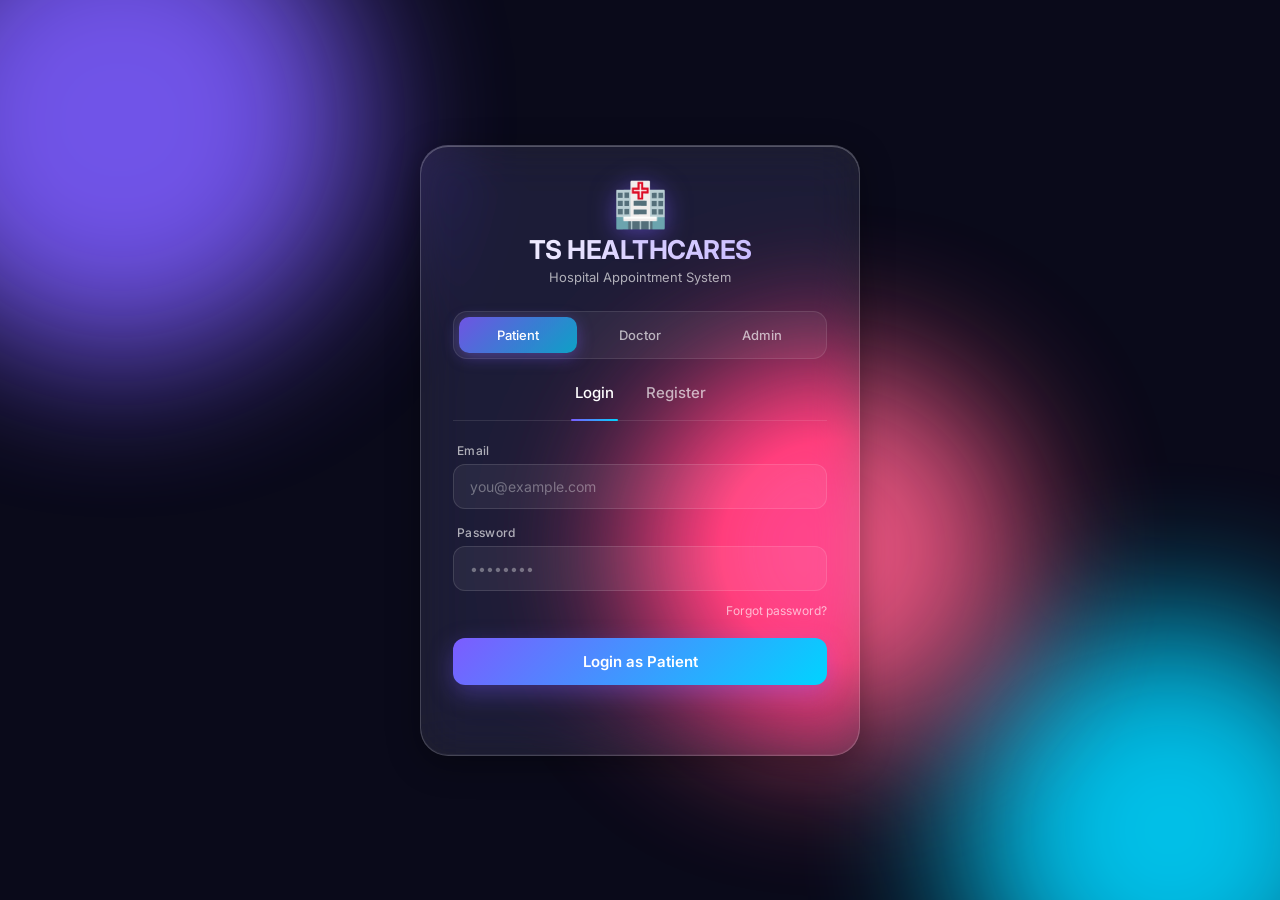
<file: index.html>
<!DOCTYPE html>
<html lang="en">
<head>
  <meta charset="UTF-8" />
  <meta name="viewport" content="width=device-width, initial-scale=1.0" />
  <title>TS HEALTHCARES— Login | Hospital Appointment System</title>
  <link rel="stylesheet" href="style.css" />
  <link rel="preconnect" href="https://fonts.googleapis.com" />
  <link rel="preconnect" href="https://fonts.gstatic.com" crossorigin />
  <link
    href="https://fonts.googleapis.com/css2?family=Inter:wght@300;400;500;600;700&display=swap"
    rel="stylesheet"
  />
</head>
<body>

  <!-- Animated background blobs -->
  <div class="bg-blobs">
    <span class="blob blob-1"></span>
    <span class="blob blob-2"></span>
    <span class="blob blob-3"></span>
  </div>

  <!-- Glass Card -->
  <main class="glass-card">
    <!-- Brand -->
    <header class="brand">
      <div class="brand-logo">🏥</div>
      <h1 class="brand-title">TS HEALTHCARES </h1>
      <p class="brand-subtitle">Hospital Appointment System</p>
    </header>

    <!-- Role Tabs (only for Login) -->
    <div class="role-tabs" id="roleTabs" role="tablist">
      <button class="role-tab active" data-role="patient">Patient</button>
      <button class="role-tab" data-role="doctor">Doctor</button>
      <button class="role-tab" data-role="admin">Admin</button>
      <span class="role-indicator"></span>
    </div>

    <!-- Login / Register Toggle -->
    <div class="auth-toggle">
      <button class="auth-btn active" data-mode="login">Login</button>
      <button class="auth-btn" data-mode="register">Register</button>
    </div>

    <!-- Register Info Note -->
    <div class="register-note hidden" id="registerNote">
      <span class="note-icon">ℹ️</span>
      <span class="note-text">
        Registration is only for <strong>Patients</strong>. Doctors and Admins
        are added by the hospital.
      </span>
    </div>

    <!-- Form -->
    <form id="authForm" class="auth-form" autocomplete="off">
      <!-- Name (only for register) -->
      <div class="input-group hidden" id="nameGroup">
        <label for="fullName">Full Name</label>
        <input type="text" id="fullName" placeholder="Enter your full name" />
      </div>

      <!-- Email -->
      <div class="input-group">
        <label for="email">Email</label>
        <input type="email" id="email" placeholder="you@example.com" required />
      </div>

      <!-- Password -->
      <div class="input-group">
        <label for="password">Password</label>
        <input
          type="password"
          id="password"
          placeholder="••••••••"
          required
          minlength="6"
        />
      </div>

      <!-- Confirm Password (only for register) -->
      <div class="input-group hidden" id="confirmGroup">
        <label for="confirmPassword">Confirm Password</label>
        <input
          type="password"
          id="confirmPassword"
          placeholder="••••••••"
          minlength="6"
        />
      </div>

      <!-- Forgot Password (only for login) -->
      <div class="form-meta" id="forgotWrap">
        <a href="reset-password.html" class="link">Forgot password?</a>
      </div>

      <!-- Submit -->
      <button type="submit" class="submit-btn" id="submitBtn">
        <span class="btn-text">Login as Patient</span>
      </button>

      <!-- Message -->
      <p class="form-message" id="formMessage"></p>
    </form>
  </main>

  <script src="auth.js"></script>
</body>
</html>
</file>
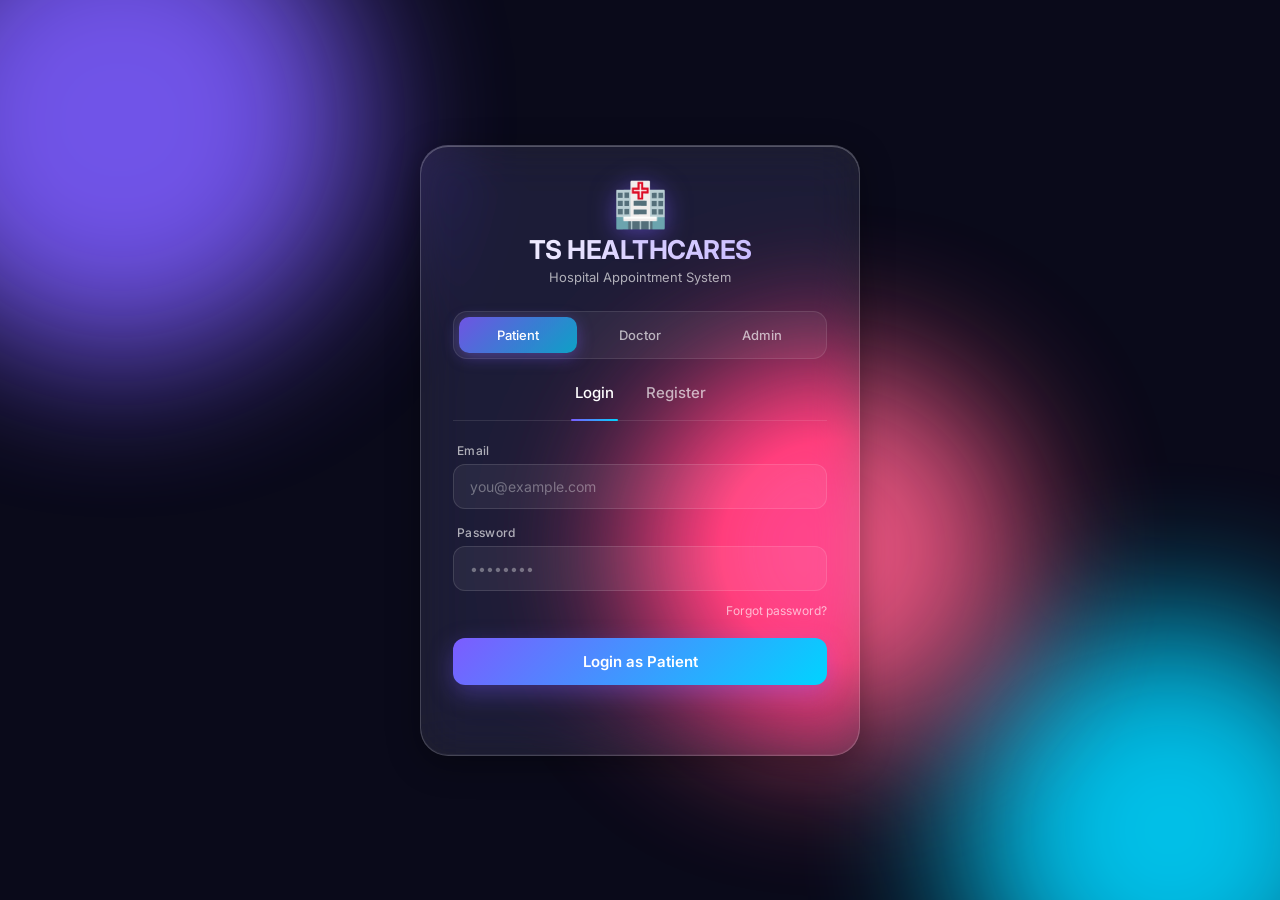
<file: admin-dashboard.html>
<!DOCTYPE html>
<html lang="en">
<head>
  <meta charset="UTF-8" />
  <meta name="viewport" content="width=device-width, initial-scale=1.0" />
  <title>Admin Dashboard — MediCare</title>
  <link rel="stylesheet" href="style.css" />
  <link rel="stylesheet" href="admin.css" />
  <link rel="preconnect" href="https://fonts.googleapis.com" />
  <link rel="preconnect" href="https://fonts.gstatic.com" crossorigin />
  <link href="https://fonts.googleapis.com/css2?family=Inter:wght@300;400;500;600;700&display=swap" rel="stylesheet" />
</head>
<body class="dashboard-body">
  <div class="bg-blobs">
    <span class="blob blob-1"></span>
    <span class="blob blob-2"></span>
    <span class="blob blob-3"></span>
  </div>

  <aside class="sidebar" id="sidebar">
    <div class="sidebar-brand">
      <span class="brand-logo-sm">🏥</span>
      <div>
        <h2>MediCare</h2>
        <p>Admin Panel</p>
      </div>
    </div>

    <nav class="sidebar-nav">
      <button class="nav-item active" data-section="dashboard">
        <span class="nav-icon">📊</span> Dashboard
      </button>
      <button class="nav-item" data-section="doctors">
        <span class="nav-icon">👨‍⚕️</span> Doctors
      </button>
      <button class="nav-item" data-section="reports">
        <span class="nav-icon">📈</span> Reports
      </button>
      <button class="nav-item" data-section="payments">
        <span class="nav-icon">💳</span> Payments
      </button>
      <button class="nav-item" data-section="settings">
        <span class="nav-icon">⚙️</span> Settings
      </button>
    </nav>

    <button class="logout-btn" id="logoutBtn">
      <span>🚪</span> Logout
    </button>
  </aside>

  <main class="main-content">
    <header class="topbar">
      <button class="menu-toggle" id="menuToggle">☰</button>

      <div class="topbar-title">
        <h1 id="pageTitle">Dashboard</h1>
        <p id="pageSubtitle">Overview of your hospital</p>
      </div>

      <div class="topbar-actions">
        <button class="status-toggle" id="statusToggle">
          <span class="status-dot open"></span>
          <span class="status-text">Hospital: Open</span>
        </button>
        <div class="admin-avatar">A</div>
      </div>
    </header>

    <section class="page-section active" id="section-dashboard">
      <div class="stats-grid">
        <div class="stat-card">
          <div class="stat-icon">👨‍⚕️</div>
          <div class="stat-info">
            <p class="stat-label">Total Doctors</p>
            <h3 class="stat-value" id="statDoctors">0</h3>
          </div>
        </div>
        <div class="stat-card">
          <div class="stat-icon">🧑‍🦱</div>
          <div class="stat-info">
            <p class="stat-label">Total Patients</p>
            <h3 class="stat-value" id="statPatients">0</h3>
          </div>
        </div>
        <div class="stat-card">
          <div class="stat-icon">📅</div>
          <div class="stat-info">
            <p class="stat-label">Appointments</p>
            <h3 class="stat-value" id="statAppointments">0</h3>
          </div>
        </div>
        <div class="stat-card">
          <div class="stat-icon">💰</div>
          <div class="stat-info">
            <p class="stat-label">Revenue (₹)</p>
            <h3 class="stat-value" id="statRevenue">0</h3>
          </div>
        </div>
      </div>

      <div class="glass-panel">
        <h3 class="panel-title">Recent Doctors</h3>
        <div id="recentDoctorsList" class="recent-list"></div>
      </div>
    </section>

    <section class="page-section" id="section-doctors">
      <div class="section-header">
        <div>
          <h2>Manage Doctors</h2>
          <p>Add, edit or remove doctors from your hospital</p>
        </div>
        <button class="primary-btn" id="addDoctorBtn">
          <span>+</span> Add Doctor
        </button>
      </div>

      <div class="glass-panel">
        <div class="table-wrap">
          <table class="data-table">
            <thead>
              <tr>
                <th>Name</th>
                <th>Specialization</th>
                <th>Email</th>
                <th>Phone</th>
                <th>Fee (₹)</th>
                <th>Status</th>
                <th>Actions</th>
              </tr>
            </thead>
            <tbody id="doctorsTableBody"></tbody>
          </table>
          <div class="empty-state hidden" id="doctorsEmpty">
            <p>No doctors added yet. Click "Add Doctor" to begin.</p>
          </div>
        </div>
      </div>
    </section>

    <section class="page-section" id="section-reports">
      <div class="section-header">
        <div>
          <h2>Reports & Analytics</h2>
          <p>Hospital performance overview</p>
        </div>
      </div>

      <div class="glass-panel">
        <h3 class="panel-title">Doctors by Specialization</h3>
        <div id="specializationChart" class="bar-chart"></div>
      </div>

      <div class="glass-panel">
        <h3 class="panel-title">Weekly Appointments</h3>
        <div id="weeklyChart" class="bar-chart weekly"></div>
      </div>
    </section>

    <section class="page-section" id="section-payments">
      <div class="section-header">
        <div>
          <h2>Payment Settings</h2>
          <p>Update hospital payment information and fees</p>
        </div>
      </div>

      <div class="glass-panel">
        <form id="paymentForm" class="settings-form">
          <div class="form-row">
            <div class="input-group">
              <label>Consultation Fee (₹)</label>
              <input type="number" id="consultFee" placeholder="500" min="0" />
            </div>
            <div class="input-group">
              <label>Emergency Fee (₹)</label>
              <input type="number" id="emergencyFee" placeholder="1500" min="0" />
            </div>
          </div>

          <div class="input-group">
            <label>Bank Account Number</label>
            <input type="text" id="bankAcc" placeholder="XXXX XXXX XXXX" />
          </div>

          <div class="form-row">
            <div class="input-group">
              <label>IFSC Code</label>
              <input type="text" id="ifsc" placeholder="HDFC0001234" />
            </div>
            <div class="input-group">
              <label>UPI ID</label>
              <input type="text" id="upiId" placeholder="hospital@upi" />
            </div>
          </div>

          <button type="submit" class="primary-btn">Save Payment Settings</button>
          <p class="form-message" id="paymentMsg"></p>
        </form>
      </div>
    </section>

    <section class="page-section" id="section-settings">
      <div class="section-header">
        <div>
          <h2>Hospital Settings</h2>
          <p>Manage hospital profile and admin account</p>
        </div>
      </div>

      <div class="glass-panel">
        <h3 class="panel-title">Hospital Information</h3>
        <form id="hospitalForm" class="settings-form">
          <div class="input-group">
            <label>Hospital Name</label>
            <input type="text" id="hospitalName" placeholder="MediCare Hospital" />
          </div>
          <div class="form-row">
            <div class="input-group">
              <label>Contact Email</label>
              <input type="email" id="hospitalEmail" placeholder="contact@medicare.com" />
            </div>
            <div class="input-group">
              <label>Phone</label>
              <input type="tel" id="hospitalPhone" placeholder="+91 XXXXXXXXXX" />
            </div>
          </div>
          <div class="input-group">
            <label>Address</label>
            <input type="text" id="hospitalAddr" placeholder="123, MG Road, Mumbai" />
          </div>
          <button type="submit" class="primary-btn">Save Hospital Info</button>
          <p class="form-message" id="hospitalMsg"></p>
        </form>
      </div>

      <div class="glass-panel">
        <h3 class="panel-title">Change Admin Password</h3>
        <form id="adminPassForm" class="settings-form">
          <div class="input-group">
            <label>Current Password</label>
            <input type="password" id="currPass" placeholder="••••••••" />
          </div>
          <div class="input-group">
            <label>New Password</label>
            <input type="password" id="newPass" placeholder="••••••••" minlength="6" />
          </div>
          <button type="submit" class="primary-btn">Update Password</button>
          <p class="form-message" id="adminPassMsg"></p>
        </form>
      </div>
    </section>
  </main>

  <div class="modal-overlay hidden" id="doctorModal">
    <div class="modal glass-card">
      <h2 class="modal-title" id="modalTitle">Add New Doctor</h2>

      <form id="doctorForm" class="settings-form">
        <input type="hidden" id="doctorId" />

        <div class="input-group">
          <label>Full Name</label>
          <input type="text" id="docName" placeholder="Dr. John Doe" required />
        </div>

        <div class="form-row">
          <div class="input-group">
            <label>Specialization</label>
            <select id="docSpec" required>
              <option value="">Select...</option>
              <option>Cardiology</option>
              <option>Dermatology</option>
              <option>Neurology</option>
              <option>Orthopedics</option>
              <option>Pediatrics</option>
              <option>Psychiatry</option>
              <option>General Medicine</option>
              <option>ENT</option>
              <option>Ophthalmology</option>
            </select>
          </div>
          <div class="input-group">
            <label>Consultation Fee (₹)</label>
            <input type="number" id="docFee" placeholder="500" min="0" required />
          </div>
        </div>

        <div class="form-row">
          <div class="input-group">
            <label>Email</label>
            <input type="email" id="docEmail" placeholder="doctor@medicare.com" required />
          </div>
          <div class="input-group">
            <label>Phone</label>
            <input type="tel" id="docPhone" placeholder="+91 XXXXXXXXXX" required />
          </div>
        </div>

        <div class="input-group">
          <label>Temporary Password</label>
          <input type="text" id="docPass" placeholder="Auto-generated if empty" />
        </div>

        <div class="modal-actions">
          <button type="button" class="ghost-btn" id="cancelDoctorBtn">Cancel</button>
          <button type="submit" class="primary-btn">Save Doctor</button>
        </div>
        <p class="form-message" id="doctorMsg"></p>
      </form>
    </div>
  </div>

  <div class="modal-overlay hidden" id="confirmModal">
    <div class="modal glass-card small">
      <h2 class="modal-title">Are you sure?</h2>
      <p class="modal-text" id="confirmText">This action cannot be undone.</p>
      <div class="modal-actions">
        <button type="button" class="ghost-btn" id="confirmCancel">Cancel</button>
        <button type="button" class="danger-btn" id="confirmOk">Delete</button>
      </div>
    </div>
  </div>

  <script src="admin.js"></script>
</body>
</html>
</file>
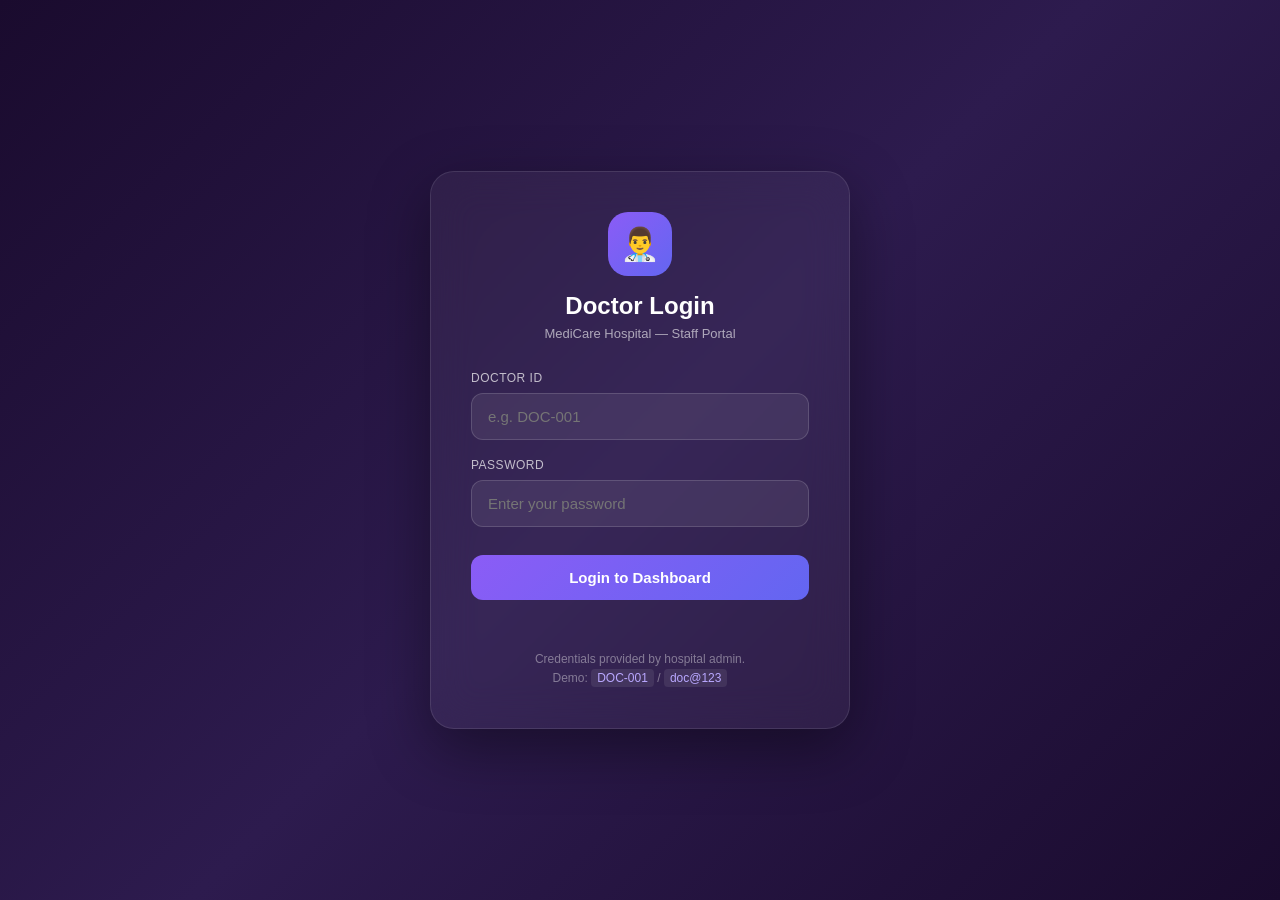
<file: doctor-login.html>
<!DOCTYPE html>
<html lang="en">
<head>
<meta charset="UTF-8">
<meta name="viewport" content="width=device-width, initial-scale=1.0">
<title>Doctor Login — MediCare</title>
<style>
  *{margin:0;padding:0;box-sizing:border-box;font-family:'Segoe UI',sans-serif}
  body{min-height:100vh;background:linear-gradient(135deg,#1a0b2e 0%,#2d1b4e 50%,#1a0b2e 100%);
       display:flex;align-items:center;justify-content:center;padding:20px;color:#fff}
  .card{background:rgba(255,255,255,0.05);backdrop-filter:blur(20px);
        border:1px solid rgba(255,255,255,0.1);border-radius:24px;padding:40px;
        width:100%;max-width:420px;box-shadow:0 20px 60px rgba(0,0,0,0.4)}
  .logo{text-align:center;margin-bottom:30px}
  .logo-icon{width:64px;height:64px;border-radius:20px;
             background:linear-gradient(135deg,#8b5cf6,#6366f1);display:inline-flex;
             align-items:center;justify-content:center;font-size:32px;margin-bottom:16px}
  .logo h1{font-size:24px;margin-bottom:6px}
  .logo p{font-size:13px;color:rgba(255,255,255,0.6)}
  .field{margin-bottom:18px}
  .field label{display:block;font-size:12px;margin-bottom:8px;
               color:rgba(255,255,255,0.7);text-transform:uppercase;letter-spacing:0.5px}
  .field input{width:100%;padding:14px 16px;border-radius:12px;
               background:rgba(255,255,255,0.07);border:1px solid rgba(255,255,255,0.15);
               color:#fff;font-size:15px;outline:none;transition:all .2s}
  .field input:focus{border-color:#8b5cf6;background:rgba(139,92,246,0.1)}
  .btn{width:100%;padding:14px;border-radius:12px;
       background:linear-gradient(135deg,#8b5cf6,#6366f1);border:none;
       color:#fff;font-size:15px;font-weight:600;cursor:pointer;
       margin-top:10px;transition:transform .2s}
  .btn:hover{transform:translateY(-2px)}
  .err{color:#f87171;font-size:13px;text-align:center;margin-top:12px;min-height:18px}
  .hint{font-size:12px;color:rgba(255,255,255,0.4);text-align:center;margin-top:20px;line-height:1.6}
  .hint code{background:rgba(255,255,255,0.08);padding:2px 6px;border-radius:4px;color:#b9a8ff}
</style>
</head>
<body>
  <div class="card">
    <div class="logo">
      <div class="logo-icon">👨‍⚕️</div>
      <h1>Doctor Login</h1>
      <p>MediCare Hospital — Staff Portal</p>
    </div>
    <form id="loginForm">
      <div class="field">
        <label>Doctor ID</label>
        <input type="text" id="docId" placeholder="e.g. DOC-001" required autocomplete="off">
      </div>
      <div class="field">
        <label>Password</label>
        <input type="password" id="docPassword" placeholder="Enter your password" required>
      </div>
      <button type="submit" class="btn">Login to Dashboard</button>
      <div class="err" id="loginError"></div>
    </form>
    <div class="hint">
      Credentials provided by hospital admin.<br>
      Demo: <code>DOC-001</code> / <code>doc@123</code>
    </div>
  </div>

<script>
document.getElementById("loginForm").addEventListener("submit", (e) => {
  e.preventDefault();
  const id  = document.getElementById("docId").value.trim().toUpperCase();
  const pw  = document.getElementById("docPassword").value;
  const err = document.getElementById("loginError");
  err.textContent = "";

  // Find doctors from any key admin uses
  const keys = ["medicare_doctors","medicare_doctor","doctors","medicareDoctors",
                "medicare_doctor_list","medicare_admin_doctors","doctorList","allDoctors"];
  let doctors = [];
  for (const k of keys) {
    try {
      const v = JSON.parse(localStorage.getItem(k) || "[]");
      if (Array.isArray(v) && v.length) { doctors = v; break; }
    } catch {}
  }
  if (!doctors.length) {
    for (let i = 0; i < localStorage.length; i++) {
      const k = localStorage.key(i);
      if (!k || !k.toLowerCase().includes("doctor")) continue;
      try {
        const v = JSON.parse(localStorage.getItem(k));
        if (Array.isArray(v) && v.length && (v[0].name || v[0].specialization)) { doctors = v; break; }
      } catch {}
    }
  }
  // Seed demo doctors
  if (!doctors.length) {
    doctors = [
      { id:"DOC-001", name:"Dr. Aarav Mehta", specialization:"Cardiology",
        email:"aarav.mehta@medicare.com", password:"doc@123", fee:800,
        availability:"Mon-Sat, 9AM - 5PM", status:"available",
        phone:"+91 90000 11111", qualification:"MD, DM (Cardiology)" },
      { id:"DOC-002", name:"Dr. Sneha Kapoor", specialization:"Dermatology",
        email:"sneha.kapoor@medicare.com", password:"doc@123", fee:500,
        availability:"Mon-Fri, 10AM - 4PM", status:"available",
        phone:"+91 90000 22222", qualification:"MD (Dermatology)" },
      { id:"DOC-003", name:"Dr. Rohan Iyer", specialization:"Orthopedics",
        email:"rohan.iyer@medicare.com", password:"doc@123", fee:700,
        availability:"Tue-Sun, 8AM - 2PM", status:"available",
        phone:"+91 90000 33333", qualification:"MS (Ortho)" }
    ];
    localStorage.setItem("medicare_doctors", JSON.stringify(doctors));
  }

  const doc = doctors.find(d => {
    const did = String(d.id || d.doctorId || d._id || "").toUpperCase();
    return did === id && String(d.password || "") === pw;
  });

  if (!doc) { err.textContent = "❌ Invalid Doctor ID or password."; return; }

  localStorage.setItem("medicare_doctor_user", JSON.stringify({
    id: doc.id, name: doc.name, role: "doctor", specialization: doc.specialization
  }));
  window.location.href = "doctor.html";
});
</script>
</body>
</html>
</file>
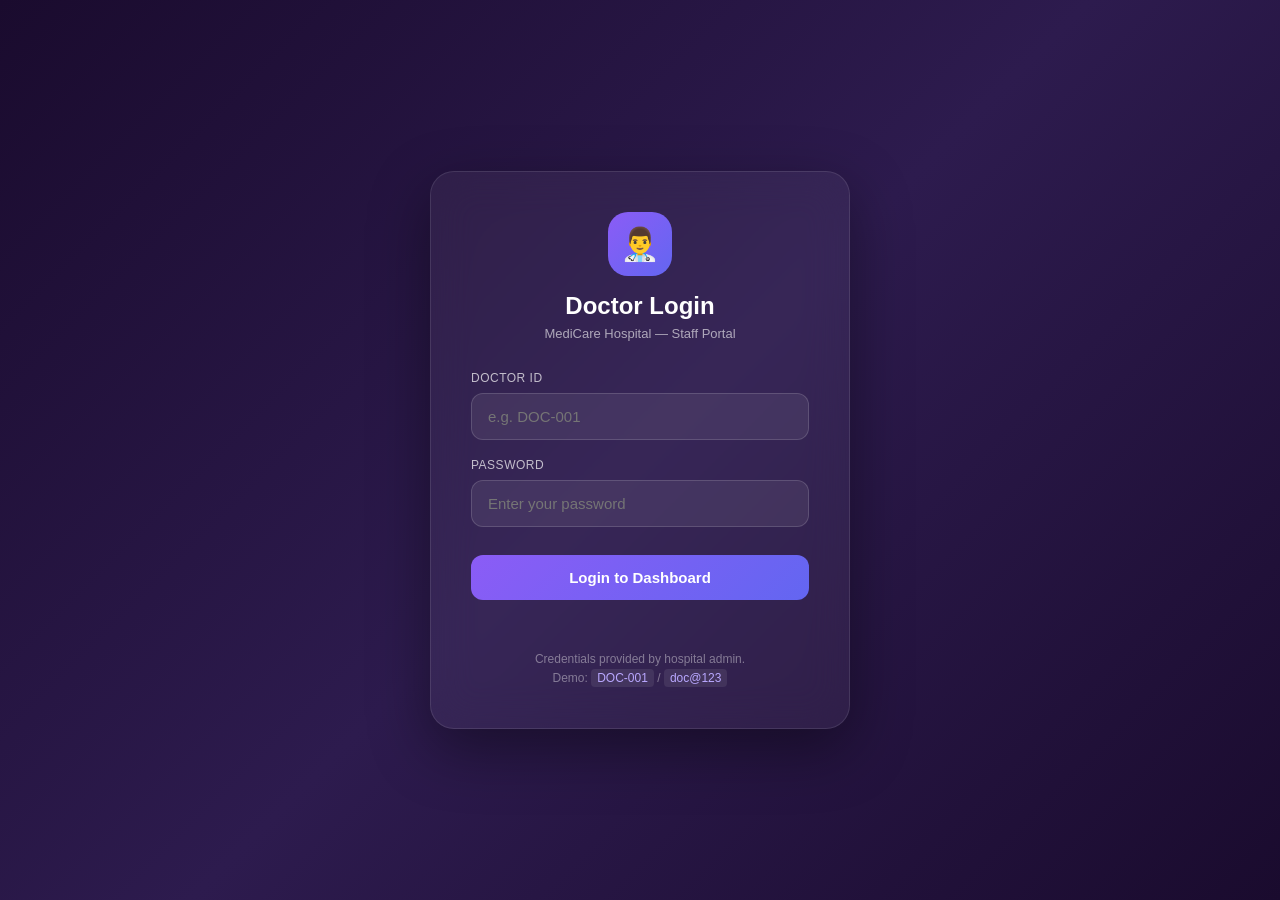
<file: doctor.html>
<!DOCTYPE html>
<html lang="en">
<head>
<meta charset="UTF-8">
<meta name="viewport" content="width=device-width, initial-scale=1.0">
<title>Doctor Dashboard — MediCare</title>
<style>
  *{margin:0;padding:0;box-sizing:border-box;font-family:'Segoe UI',sans-serif}
  body{background:#13081f;color:#fff;min-height:100vh;overflow-x:hidden}
  .app{display:flex;min-height:100vh}

  /* Sidebar */
  .sidebar{width:260px;background:rgba(255,255,255,0.03);
           border-right:1px solid rgba(255,255,255,0.08);
           padding:24px 16px;position:fixed;top:0;bottom:0;left:0;
           overflow-y:auto;transition:transform .3s;z-index:100}
  .brand{display:flex;align-items:center;gap:12px;padding:0 8px 24px;
         border-bottom:1px solid rgba(255,255,255,0.08);margin-bottom:20px}
  .brand-icon{width:44px;height:44px;border-radius:12px;
              background:linear-gradient(135deg,#8b5cf6,#6366f1);
              display:flex;align-items:center;justify-content:center;font-size:22px}
  .brand h2{font-size:17px}
  .brand p{font-size:11px;color:rgba(255,255,255,0.5)}
  .nav{display:flex;flex-direction:column;gap:4px}
  .nav-item{display:flex;align-items:center;gap:12px;padding:12px 14px;
            border-radius:10px;color:rgba(255,255,255,0.7);
            cursor:pointer;font-size:14px;transition:all .2s;text-decoration:none}
  .nav-item:hover{background:rgba(255,255,255,0.05);color:#fff}
  .nav-item.active{background:linear-gradient(135deg,rgba(139,92,246,0.3),rgba(99,102,241,0.2));
                   color:#fff;border:1px solid rgba(139,92,246,0.4)}

  /* Main */
  .main{flex:1;margin-left:260px;padding:0;min-height:100vh}
  .topbar{display:flex;align-items:center;justify-content:space-between;
          padding:20px 32px;border-bottom:1px solid rgba(255,255,255,0.08);
          background:rgba(19,8,31,0.8);backdrop-filter:blur(10px);
          position:sticky;top:0;z-index:50}
  .topbar h1{font-size:20px;margin-bottom:2px}
  .topbar p{font-size:13px;color:rgba(255,255,255,0.5)}
  .topbar-right{display:flex;align-items:center;gap:16px}
  .status-pill{display:flex;align-items:center;gap:8px;padding:8px 14px;
               background:rgba(34,197,94,0.15);border:1px solid rgba(34,197,94,0.3);
               border-radius:20px;font-size:13px;color:#4ade80}
  .status-pill.busy{background:rgba(251,191,36,0.15);border-color:rgba(251,191,36,0.3);color:#fbbf24}
  .status-pill.offline{background:rgba(239,68,68,0.15);border-color:rgba(239,68,68,0.3);color:#f87171}
  .status-pill .dot{width:8px;height:8px;border-radius:50%;background:currentColor;
                    box-shadow:0 0 8px currentColor}
  .avatar{width:42px;height:42px;border-radius:50%;
          background:linear-gradient(135deg,#8b5cf6,#6366f1);
          display:flex;align-items:center;justify-content:center;
          font-weight:700;font-size:16px}
  .menu-toggle{display:none;background:none;border:none;color:#fff;
               font-size:22px;cursor:pointer;margin-right:12px}

  .content{padding:32px}
  .page-section{display:none;animation:fadeIn .3s}
  .page-section.active{display:block}
  @keyframes fadeIn{from{opacity:0;transform:translateY(8px)}to{opacity:1;transform:none}}

  /* Stats */
  .stats-grid{display:grid;grid-template-columns:repeat(auto-fit,minmax(220px,1fr));
              gap:16px;margin-bottom:24px}
  .stat-card{background:rgba(255,255,255,0.04);border:1px solid rgba(255,255,255,0.08);
             border-radius:16px;padding:20px;display:flex;align-items:center;gap:16px}
  .stat-icon{width:52px;height:52px;border-radius:14px;
             background:linear-gradient(135deg,rgba(139,92,246,0.3),rgba(99,102,241,0.2));
             display:flex;align-items:center;justify-content:center;font-size:24px}
  .stat-card h3{font-size:26px;margin-bottom:2px}
  .stat-card p{font-size:12px;color:rgba(255,255,255,0.5)}

  /* Cards */
  .card{background:rgba(255,255,255,0.04);border:1px solid rgba(255,255,255,0.08);
        border-radius:16px;padding:24px;margin-bottom:20px}
  .card h3{font-size:16px;margin-bottom:16px}
  .muted{color:rgba(255,255,255,0.5);font-size:13px;margin-bottom:16px}

  /* Tabs */
  .tabs{display:flex;gap:8px;margin-bottom:20px;flex-wrap:wrap}
  .tab{padding:10px 18px;border-radius:10px;background:rgba(255,255,255,0.04);
       border:1px solid rgba(255,255,255,0.08);color:rgba(255,255,255,0.7);
       cursor:pointer;font-size:13px;transition:all .2s}
  .tab:hover{background:rgba(255,255,255,0.08)}
  .tab.active{background:linear-gradient(135deg,#8b5cf6,#6366f1);color:#fff;border-color:transparent}

  /* Appointment card */
  .appt{background:rgba(255,255,255,0.04);border:1px solid rgba(255,255,255,0.08);
        border-radius:14px;padding:18px;margin-bottom:12px;
        display:flex;justify-content:space-between;gap:16px;flex-wrap:wrap}
  .appt-left{flex:1;min-width:200px}
  .appt h4{font-size:15px;margin-bottom:6px}
  .appt .meta{font-size:13px;color:rgba(255,255,255,0.6);margin-bottom:4px;line-height:1.5}
  .appt .reason{font-size:13px;color:#b9a8ff;margin-top:6px;font-style:italic}
  .appt-actions{display:flex;gap:8px;flex-wrap:wrap;align-items:flex-start}
  .btn-sm{padding:8px 14px;border-radius:8px;border:none;cursor:pointer;
          font-size:12px;font-weight:600;transition:all .2s}
  .btn-accept{background:rgba(34,197,94,0.2);color:#4ade80;border:1px solid rgba(34,197,94,0.4)}
  .btn-accept:hover{background:rgba(34,197,94,0.3)}
  .btn-reject{background:rgba(239,68,68,0.2);color:#f87171;border:1px solid rgba(239,68,68,0.4)}
  .btn-reject:hover{background:rgba(239,68,68,0.3)}
  .btn-complete{background:rgba(139,92,246,0.2);color:#b9a8ff;border:1px solid rgba(139,92,246,0.4)}
  .btn-complete:hover{background:rgba(139,92,246,0.3)}
  .badge{padding:4px 10px;border-radius:12px;font-size:11px;font-weight:600;
         text-transform:capitalize;display:inline-block}
  .badge.pending{background:rgba(251,191,36,0.15);color:#fbbf24;border:1px solid rgba(251,191,36,0.3)}
  .badge.accepted{background:rgba(34,197,94,0.15);color:#4ade80;border:1px solid rgba(34,197,94,0.3)}
  .badge.completed{background:rgba(139,92,246,0.15);color:#b9a8ff;border:1px solid rgba(139,92,246,0.3)}
  .badge.rejected{background:rgba(239,68,68,0.15);color:#f87171;border:1px solid rgba(239,68,68,0.3)}
  .badge.cancelled{background:rgba(156,163,175,0.15);color:#9ca3af;border:1px solid rgba(156,163,175,0.3)}

  /* Patient card */
  .patient-card{background:rgba(255,255,255,0.04);border:1px solid rgba(255,255,255,0.08);
                border-radius:14px;padding:18px;margin-bottom:12px}
  .patient-card .head{display:flex;justify-content:space-between;
                      align-items:center;margin-bottom:12px;flex-wrap:wrap;gap:8px}
  .patient-card h4{font-size:15px;margin-bottom:4px}
  .patient-card .meta{font-size:12px;color:rgba(255,255,255,0.5)}
  .field{margin-bottom:12px}
  .field label{display:block;font-size:12px;color:rgba(255,255,255,0.6);
               margin-bottom:6px;text-transform:uppercase;letter-spacing:0.5px}
  .field input,.field textarea{width:100%;padding:10px 12px;border-radius:8px;
                                background:rgba(255,255,255,0.06);border:1px solid rgba(255,255,255,0.1);
                                color:#fff;font-size:13px;outline:none;font-family:inherit}
  .field input:focus,.field textarea:focus{border-color:#8b5cf6}
  .field textarea{resize:vertical;min-height:70px}

  /* Availability */
  .status-options{display:flex;gap:10px;flex-wrap:wrap}
  .status-btn{padding:14px 22px;border-radius:12px;background:rgba(255,255,255,0.04);
              border:1px solid rgba(255,255,255,0.1);color:#fff;cursor:pointer;
              font-size:14px;transition:all .2s}
  .status-btn:hover{background:rgba(255,255,255,0.08)}
  .status-btn.selected[data-status="available"]{background:rgba(34,197,94,0.25);border-color:#4ade80;color:#4ade80}
  .status-btn.selected[data-status="busy"]{background:rgba(251,191,36,0.25);border-color:#fbbf24;color:#fbbf24}
  .status-btn.selected[data-status="offline"]{background:rgba(239,68,68,0.25);border-color:#f87171;color:#f87171}
  .btn-primary{width:100%;padding:13px;border-radius:10px;
               background:linear-gradient(135deg,#8b5cf6,#6366f1);
               border:none;color:#fff;font-weight:600;cursor:pointer;
               font-size:14px;transition:transform .2s;margin-top:12px}
  .btn-primary:hover{transform:translateY(-1px)}

  .empty{text-align:center;padding:40px 20px;color:rgba(255,255,255,0.4);font-size:14px}

  @media (max-width:900px){
    .sidebar{transform:translateX(-100%)}
    .sidebar.open{transform:translateX(0)}
    .main{margin-left:0}
    .menu-toggle{display:block}
    .topbar{padding:16px 20px}
    .content{padding:20px}
  }
</style>
</head>
<body>
<div class="app">
  <!-- Sidebar -->
  <aside class="sidebar" id="sidebar">
    <div class="brand">
      <div class="brand-icon">👨‍⚕️</div>
      <div><h2>MediCare</h2><p>Doctor Portal</p></div>
    </div>
    <nav class="nav">
      <a class="nav-item active" data-section="dashboard"><span>📊</span> Dashboard</a>
      <a class="nav-item" data-section="appointments"><span>📅</span> Appointments</a>
      <a class="nav-item" data-section="patients"><span>👥</span> My Patients</a>
      <a class="nav-item" data-section="availability"><span>🟢</span> Availability</a>
      <a class="nav-item" data-section="profile"><span>⚙️</span> My Profile</a>
      <a class="nav-item" id="logoutBtn"><span>🚪</span> Logout</a>
    </nav>
  </aside>

  <!-- Main -->
  <main class="main">
    <header class="topbar">
      <div style="display:flex;align-items:center;gap:8px">
        <button class="menu-toggle" id="menuToggle">☰</button>
        <div>
          <h1 id="welcomeText">Welcome, Doctor</h1>
          <p id="pageSubtitle">Your dashboard overview</p>
        </div>
      </div>
      <div class="topbar-right">
        <span class="status-pill" id="statusPill">
          <span class="dot"></span><span class="status-text">Available</span>
        </span>
        <div class="avatar" id="doctorAvatar">D</div>
      </div>
    </header>

    <div class="content">
      <!-- Dashboard -->
      <section class="page-section active" id="section-dashboard">
        <div class="stats-grid">
          <div class="stat-card"><div class="stat-icon">📅</div>
            <div><h3 id="statToday">0</h3><p>Today's Appointments</p></div></div>
          <div class="stat-card"><div class="stat-icon">⏳</div>
            <div><h3 id="statPending">0</h3><p>Pending Requests</p></div></div>
          <div class="stat-card"><div class="stat-icon">✅</div>
            <div><h3 id="statCompleted">0</h3><p>Completed</p></div></div>
          <div class="stat-card"><div class="stat-icon">👥</div>
            <div><h3 id="statPatients">0</h3><p>Unique Patients</p></div></div>
        </div>
        <div class="card">
          <h3>⏳ Pending Appointment Requests</h3>
          <div id="dashboardPending"></div>
        </div>
      </section>

      <!-- Appointments -->
      <section class="page-section" id="section-appointments">
        <div class="tabs">
          <button class="tab active" data-tab="pending">⏳ Pending</button>
          <button class="tab" data-tab="accepted">✅ Accepted</button>
          <button class="tab" data-tab="completed">🏁 Completed</button>
          <button class="tab" data-tab="rejected">❌ Rejected</button>
        </div>
        <div id="appointmentsList"></div>
      </section>

      <!-- Patients -->
      <section class="page-section" id="section-patients">
        <h3 style="margin-bottom:16px">👥 Patients Attended</h3>
        <p class="muted" style="margin-bottom:20px">
          Update diagnosis and notes after each consultation.
        </p>
        <div id="patientsList"></div>
      </section>

      <!-- Availability -->
      <section class="page-section" id="section-availability">
        <div class="card">
          <h3>🟢 Set Your Availability</h3>
          <p class="muted">Patients will see this status when browsing doctors.</p>
          <div class="status-options">
            <button class="status-btn" data-status="available">🟢 Available</button>
            <button class="status-btn" data-status="busy">🟡 Busy</button>
            <button class="status-btn" data-status="offline">🔴 Offline</button>
          </div>
          <div class="field" style="margin-top:20px">
            <label>Working Hours</label>
            <input type="text" id="availHours" placeholder="e.g. Mon-Sat, 9AM - 5PM">
          </div>
          <button class="btn-primary" id="saveAvailability">Save Availability</button>
        </div>
      </section>

      <!-- Profile -->
      <section class="page-section" id="section-profile">
        <div class="card" id="profileCard"></div>
      </section>
    </div>
  </main>
</div>

<script src="doctor.js"></script>
</body>
</html>
</file>
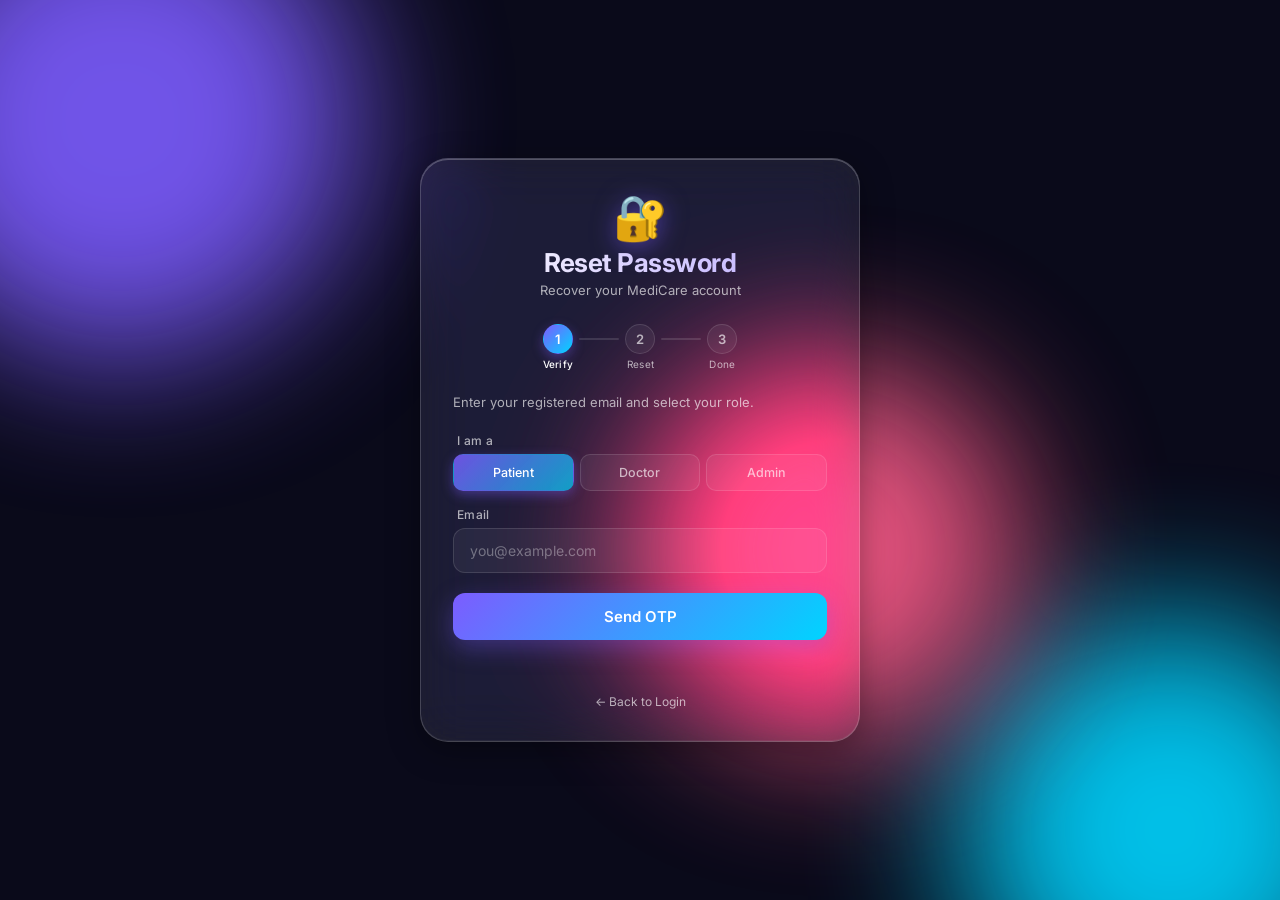
<file: forgot-password.html>
<!DOCTYPE html>
<html lang="en">
<head>
  <meta charset="UTF-8" />
  <meta name="viewport" content="width=device-width, initial-scale=1.0" />
  <title>Reset Password — MediCare</title>
  <link rel="stylesheet" href="style.css" />
  <link rel="preconnect" href="https://fonts.googleapis.com" />
  <link rel="preconnect" href="https://fonts.gstatic.com" crossorigin />
  <link href="https://fonts.googleapis.com/css2?family=Inter:wght@300;400;500;600;700&display=swap" rel="stylesheet" />
</head>
<body>
  <div class="bg-blobs">
    <span class="blob blob-1"></span>
    <span class="blob blob-2"></span>
    <span class="blob blob-3"></span>
  </div>

  <main class="glass-card">
    <header class="brand">
      <div class="brand-logo">🔐</div>
      <h1 class="brand-title">Reset Password</h1>
      <p class="brand-subtitle">Recover your MediCare account</p>
    </header>

    <!-- Step Indicator -->
    <div class="step-indicator">
      <div class="step active" data-step="1">
        <span class="step-num">1</span>
        <span class="step-label">Verify</span>
      </div>
      <div class="step-line"></div>
      <div class="step" data-step="2">
        <span class="step-num">2</span>
        <span class="step-label">Reset</span>
      </div>
      <div class="step-line"></div>
      <div class="step" data-step="3">
        <span class="step-num">3</span>
        <span class="step-label">Done</span>
      </div>
    </div>

    <!-- Step 1: Email + Role -->
    <form class="auth-form step-content" data-step="1">
      <p class="step-info">Enter your registered email and select your role.</p>

      <div class="input-group">
        <label>I am a</label>
        <div class="role-pills" id="rolePills">
          <button type="button" class="role-pill active" data-role="patient">Patient</button>
          <button type="button" class="role-pill" data-role="doctor">Doctor</button>
          <button type="button" class="role-pill" data-role="admin">Admin</button>
        </div>
      </div>

      <div class="input-group">
        <label for="resetEmail">Email</label>
        <input type="email" id="resetEmail" placeholder="you@example.com" required />
      </div>

      <button type="submit" class="submit-btn">
        <span class="btn-text">Send OTP</span>
      </button>
      <p class="form-message" id="msg1"></p>
    </form>

    <!-- Step 2: OTP + New Password -->
    <form class="auth-form step-content hidden" data-step="2">
      <p class="step-info">We've sent a 6-digit OTP to <strong id="otpEmail"></strong>. Enter it below with your new password.</p>

      <div class="input-group">
        <label for="otp">OTP Code</label>
        <input type="text" id="otp" placeholder="123456" maxlength="6" inputmode="numeric" />
        <small class="otp-hint">Demo OTP: <strong>123456</strong></small>
      </div>

      <div class="input-group">
        <label for="newPassword">New Password</label>
        <input type="password" id="newPassword" placeholder="••••••••" minlength="6" />
      </div>

      <div class="input-group">
        <label for="confirmNewPassword">Confirm New Password</label>
        <input type="password" id="confirmNewPassword" placeholder="••••••••" minlength="6" />
      </div>

      <button type="submit" class="submit-btn">
        <span class="btn-text">Reset Password</span>
      </button>
      <p class="form-message" id="msg2"></p>
    </form>

    <!-- Step 3: Success -->
    <div class="auth-form step-content hidden" data-step="3">
      <div class="success-icon">✅</div>
      <p class="step-info" style="text-align:center;">
        Your password has been reset successfully!
      </p>
      <a href="index.html" class="submit-btn" style="text-decoration:none; text-align:center;">
        <span class="btn-text">Back to Login</span>
      </a>
    </div>

    <p class="back-link-wrap">
      <a href="index.html" class="link">← Back to Login</a>
    </p>
  </main>

  <script src="reset-password.js"></script>
</body>
</html>
</file>
<file: style.css>
/* ===== Reset ===== */
* {
  margin: 0;
  padding: 0;
  box-sizing: border-box;
}

:root {
  --glass-bg: rgba(255, 255, 255, 0.08);
  --glass-border: rgba(255, 255, 255, 0.18);
  --glass-shadow: 0 8px 32px rgba(0, 0, 0, 0.35);
  --text-primary: #ffffff;
  --text-secondary: rgba(255, 255, 255, 0.65);
  --accent: #7c5cff;
  --accent-2: #00d4ff;
}

/* ===== Body ===== */
body {
  min-height: 100vh;
  display: flex;
  align-items: center;
  justify-content: center;
  padding: 20px;
  font-family: "Inter", sans-serif;
  color: var(--text-primary);
  background: #0a0a1a;
  overflow: hidden;
  position: relative;
}

/* ===== Animated Background Blobs ===== */
.bg-blobs {
  position: fixed;
  inset: 0;
  z-index: 0;
  overflow: hidden;
}

.blob {
  position: absolute;
  border-radius: 50%;
  filter: blur(75px);
  opacity: 0.9;
  animation: float 18s ease-in-out infinite;
}

.blob-1 {
  width: 480px;
  height: 480px;
  background: #7c5cff;
  top: -120px;
  left: -120px;
}

.blob-2 {
  width: 420px;
  height: 420px;
  background: #00d4ff;
  bottom: -140px;
  right: -100px;
  animation-delay: -6s;
}

.blob-3 {
  width: 380px;
  height: 380px;
  background: #ff5c8a;
  top: 40%;
  left: 50%;
  animation-delay: -12s;
}

.blob-4 {
  width: 360px;
  height: 360px;
  background: #00d4ff;
  top: 40%;
  left: 70%;
  animation-delay: -18s;
}

.blob-5{
  width: 340px;
  height: 340px;
  background: #ff5c8a;
  top: 30%;
  left: 90%;
  animation-delay: -24s;
}


@keyframes float {
  0%, 100% { transform: translate(0, 0) scale(1); }
  33%      { transform: translate(60px, -40px) scale(1.1); }
  66%      { transform: translate(-40px, 50px) scale(0.95); }
}

/* ===== Glass Card ===== */
.glass-card {
  position: relative;
  z-index: 1;
  width: 100%;
  max-width: 440px;
  padding: 36px 32px 32px;
  border-radius: 28px;
  background: var(--glass-bg);
  border: 1px solid var(--glass-border);
  backdrop-filter: blur(24px) saturate(180%);
  -webkit-backdrop-filter: blur(24px) saturate(180%);
  box-shadow:
    var(--glass-shadow),
    inset 0 1px 0 rgba(255, 255, 255, 0.25),
    inset 0 -1px 0 rgba(255, 255, 255, 0.05);
  animation: cardIn 0.7s cubic-bezier(0.22, 1, 0.36, 1);
}

@keyframes cardIn {
  from { opacity: 0; transform: translateY(30px) scale(0.96); }
  to   { opacity: 1; transform: translateY(0) scale(1); }
}

/* ===== Brand ===== */
.brand {
  text-align: center;
  margin-bottom: 26px;
}

.brand-logo {
  font-size: 44px;
  line-height: 1;
  margin-bottom: 8px;
  filter: drop-shadow(0 4px 12px rgba(124, 92, 255, 0.5));
}

.brand-title {
  font-size: 26px;
  font-weight: 700;
  letter-spacing: -0.5px;
  background: linear-gradient(135deg, #fff, #b9a8ff);
  -webkit-background-clip: text;
  background-clip: text;
  -webkit-text-fill-color: transparent;
}

.brand-subtitle {
  font-size: 13px;
  color: var(--text-secondary);
  margin-top: 4px;
  font-weight: 400;
}

/* ===== Role Tabs ===== */
.role-tabs {
  position: relative;
  display: grid;
  grid-template-columns: repeat(3, 1fr);
  gap: 4px;
  padding: 5px;
  border-radius: 14px;
  background: rgba(255, 255, 255, 0.06);
  border: 1px solid rgba(255, 255, 255, 0.1);
  margin-bottom: 18px;
  transition: opacity 0.3s ease, transform 0.3s ease;
}

.role-tabs.hidden {
  display: none;
}

.role-tab {
  position: relative;
  z-index: 1;
  padding: 10px 4px;
  font-size: 13px;
  font-weight: 500;
  color: var(--text-secondary);
  background: transparent;
  border: none;
  border-radius: 10px;
  cursor: pointer;
  transition: color 0.3s ease;
  font-family: inherit;
}

.role-tab.active {
  color: #fff;
}

.role-indicator {
  position: absolute;
  top: 5px;
  left: 5px;
  width: calc((100% - 10px - 8px) / 3);
  height: calc(100% - 10px);
  border-radius: 10px;
  background: linear-gradient(135deg, rgba(124, 92, 255, 0.85), rgba(0, 212, 255, 0.7));
  box-shadow: 0 4px 16px rgba(124, 92, 255, 0.4);
  transition: transform 0.4s cubic-bezier(0.22, 1, 0.36, 1);
}

/* ===== Login/Register Toggle ===== */
.auth-toggle {
  display: flex;
  justify-content: center;
  gap: 24px;
  margin-bottom: 22px;
  border-bottom: 1px solid rgba(255, 255, 255, 0.1);
  padding-bottom: 12px;
}

.auth-btn {
  position: relative;
  background: transparent;
  border: none;
  padding: 6px 4px;
  font-size: 15px;
  font-weight: 500;
  color: var(--text-secondary);
  cursor: pointer;
  font-family: inherit;
  transition: color 0.3s ease;
}

.auth-btn.active {
  color: #fff;
}

.auth-btn.active::after {
  content: "";
  position: absolute;
  bottom: -13px;
  left: 0;
  right: 0;
  height: 2px;
  background: linear-gradient(90deg, var(--accent), var(--accent-2));
  border-radius: 2px;
}

/* ===== Register Note ===== */
.register-note {
  display: flex;
  align-items: flex-start;
  gap: 8px;
  padding: 10px 12px;
  margin-bottom: 16px;
  font-size: 12.5px;
  line-height: 1.5;
  color: rgba(255, 255, 255, 0.75);
  background: rgba(124, 92, 255, 0.12);
  border: 1px solid rgba(124, 92, 255, 0.3);
  border-radius: 12px;
  animation: fadeIn 0.35s ease;
}

.register-note.hidden {
  display: none;
}

.register-note .note-icon {
  font-size: 14px;
  line-height: 1.3;
  flex-shrink: 0;
}

.register-note strong {
  color: #fff;
  font-weight: 600;
}

/* ===== Form ===== */
.auth-form {
  display: flex;
  flex-direction: column;
  gap: 16px;
}

.input-group {
  display: flex;
  flex-direction: column;
  gap: 6px;
  animation: fadeIn 0.35s ease;
}

.input-group.hidden {
  display: none;
}

@keyframes fadeIn {
  from { opacity: 0; transform: translateY(-6px); }
  to   { opacity: 1; transform: translateY(0); }
}

.input-group label {
  font-size: 12px;
  font-weight: 500;
  color: var(--text-secondary);
  padding-left: 4px;
  letter-spacing: 0.3px;
}

.input-group input {
  width: 100%;
  padding: 13px 16px;
  font-size: 14px;
  font-family: inherit;
  color: #fff;
  background: rgba(255, 255, 255, 0.06);
  border: 1px solid rgba(255, 255, 255, 0.12);
  border-radius: 12px;
  outline: none;
  transition: all 0.25s ease;
}

.input-group input::placeholder {
  color: rgba(255, 255, 255, 0.35);
}

.input-group input:focus {
  background: rgba(255, 255, 255, 0.1);
  border-color: rgba(124, 92, 255, 0.6);
  box-shadow: 0 0 0 4px rgba(124, 92, 255, 0.15);
}

/* ===== Form Meta ===== */
.form-meta {
  display: flex;
  justify-content: flex-end;
  font-size: 12px;
  margin-top: -4px;
}

.form-meta.hidden {
  display: none;
}

.link {
  color: var(--text-secondary);
  text-decoration: none;
  transition: color 0.25s ease;
}

.link:hover {
  color: var(--accent-2);
}

/* ===== Submit Button ===== */
.submit-btn {
  position: relative;
  margin-top: 4px;
  padding: 14px;
  font-size: 15px;
  font-weight: 600;
  font-family: inherit;
  color: #fff;
  background: linear-gradient(135deg, var(--accent), var(--accent-2));
  border: none;
  border-radius: 12px;
  cursor: pointer;
  overflow: hidden;
  box-shadow: 0 8px 24px rgba(124, 92, 255, 0.35);
  transition: transform 0.2s ease, box-shadow 0.3s ease, opacity 0.3s ease;
}

.submit-btn:hover {
  transform: translateY(-1px);
  box-shadow: 0 12px 28px rgba(124, 92, 255, 0.5);
}

.submit-btn:active {
  transform: translateY(0);
}

.submit-btn:disabled {
  opacity: 0.7;
  cursor: not-allowed;
  transform: none;
}

.submit-btn::before {
  content: "";
  position: absolute;
  top: 0;
  left: -100%;
  width: 100%;
  height: 100%;
  background: linear-gradient(
    90deg,
    transparent,
    rgba(255, 255, 255, 0.35),
    transparent
  );
  transition: left 0.6s ease;
}

.submit-btn:hover:not(:disabled)::before {
  left: 100%;
}

/* ===== Message ===== */
.form-message {
  min-height: 18px;
  font-size: 13px;
  text-align: center;
  margin-top: 4px;
  transition: color 0.25s ease;
}

.form-message.error { color: #ff8095; }
.form-message.success { color: #6ee7b7; }

/* ===== Responsive ===== */
@media (max-width: 480px) {
  .glass-card {
    padding: 28px 20px 24px;
    border-radius: 22px;
  }

  .brand-logo { font-size: 38px; }
  .brand-title { font-size: 22px; }
  .role-tab { font-size: 12px; padding: 9px 2px; }
  .auth-btn { font-size: 14px; }
  .input-group input { padding: 12px 14px; font-size: 13.5px; }
  .blob { filter: blur(70px); }
  .register-note { font-size: 11.5px; }
}
/* ===== Reset Password — Step Indicator ===== */
.step-indicator {
  display: flex;
  align-items: center;
  justify-content: center;
  gap: 6px;
  margin-bottom: 22px;
}

.step {
  display: flex;
  flex-direction: column;
  align-items: center;
  gap: 4px;
}

.step-num {
  width: 30px;
  height: 30px;
  display: flex;
  align-items: center;
  justify-content: center;
  font-size: 13px;
  font-weight: 600;
  color: var(--text-secondary);
  background: rgba(255, 255, 255, 0.06);
  border: 1px solid rgba(255, 255, 255, 0.12);
  border-radius: 50%;
  transition: all 0.3s ease;
}

.step.active .step-num,
.step.done .step-num {
  color: #fff;
  background: linear-gradient(135deg, var(--accent), var(--accent-2));
  border-color: transparent;
  box-shadow: 0 4px 12px rgba(124, 92, 255, 0.4);
}

.step-label {
  font-size: 10px;
  color: var(--text-secondary);
  letter-spacing: 0.3px;
}

.step.active .step-label {
  color: #fff;
  font-weight: 500;
}

.step-line {
  flex: 1;
  max-width: 40px;
  height: 2px;
  background: rgba(255, 255, 255, 0.12);
  border-radius: 2px;
  margin-bottom: 16px;
}

.step-content.hidden {
  display: none;
}

.step-info {
  font-size: 13px;
  color: var(--text-secondary);
  line-height: 1.55;
  margin-bottom: 4px;
  text-align: left;
}

.step-info strong {
  color: #fff;
  font-weight: 500;
}

/* ===== Role Pills ===== */
.role-pills {
  display: grid;
  grid-template-columns: repeat(3, 1fr);
  gap: 6px;
}

.role-pill {
  padding: 10px 6px;
  font-size: 12.5px;
  font-weight: 500;
  font-family: inherit;
  color: var(--text-secondary);
  background: rgba(255, 255, 255, 0.06);
  border: 1px solid rgba(255, 255, 255, 0.12);
  border-radius: 10px;
  cursor: pointer;
  transition: all 0.25s ease;
}

.role-pill.active {
  color: #fff;
  background: linear-gradient(135deg, rgba(124, 92, 255, 0.85), rgba(0, 212, 255, 0.7));
  border-color: transparent;
  box-shadow: 0 4px 12px rgba(124, 92, 255, 0.4);
}

.otp-hint {
  font-size: 11px;
  color: var(--text-secondary);
  padding-left: 4px;
}

.otp-hint strong {
  color: #6ee7b7;
  letter-spacing: 1px;
}

.success-icon {
  font-size: 56px;
  text-align: center;
  margin-bottom: 8px;
  animation: popIn 0.5s cubic-bezier(0.22, 1, 0.36, 1);
}

@keyframes popIn {
  0% { transform: scale(0); opacity: 0; }
  70% { transform: scale(1.15); }
  100% { transform: scale(1); opacity: 1; }
}

.back-link-wrap {
  text-align: center;
  margin-top: 16px;
  font-size: 12px;
}
</file>
<file: admin.css>
/* =====================================================
   MediCare — Admin Dashboard Styles
   ===================================================== */

.dashboard-body {
  padding: 0;
  display: block;
  overflow-x: hidden;
  overflow-y: auto;
  min-height: 100vh;
}

/* ===== Sidebar ===== */
.sidebar {
  position: fixed;
  top: 16px;
  left: 16px;
  bottom: 16px;
  width: 240px;
  padding: 22px 16px;
  display: flex;
  flex-direction: column;
  gap: 8px;
  background: rgba(255, 255, 255, 0.06);
  border: 1px solid rgba(255, 255, 255, 0.14);
  border-radius: 22px;
  backdrop-filter: blur(24px) saturate(180%);
  -webkit-backdrop-filter: blur(24px) saturate(180%);
  box-shadow: 0 8px 32px rgba(0, 0, 0, 0.25);
  z-index: 100;
  transition: transform 0.35s cubic-bezier(0.22, 1, 0.36, 1);
}

.sidebar-brand {
  display: flex;
  align-items: center;
  gap: 10px;
  padding: 6px 8px 20px;
  border-bottom: 1px solid rgba(255, 255, 255, 0.1);
  margin-bottom: 10px;
}

.brand-logo-sm {
  font-size: 26px;
  filter: drop-shadow(0 4px 12px rgba(124, 92, 255, 0.5));
}

.sidebar-brand h2 {
  font-size: 16px;
  font-weight: 700;
  letter-spacing: -0.3px;
  color: #fff;
}

.sidebar-brand p {
  font-size: 11px;
  color: rgba(255, 255, 255, 0.5);
  margin-top: 1px;
}

.sidebar-nav {
  display: flex;
  flex-direction: column;
  gap: 4px;
  flex: 1;
}

.nav-item {
  display: flex;
  align-items: center;
  gap: 10px;
  padding: 11px 14px;
  font-size: 13.5px;
  font-weight: 500;
  font-family: inherit;
  color: rgba(255, 255, 255, 0.65);
  background: transparent;
  border: none;
  border-radius: 12px;
  cursor: pointer;
  text-align: left;
  transition: all 0.25s ease;
}

.nav-item:hover {
  color: #fff;
  background: rgba(255, 255, 255, 0.06);
}

.nav-item.active {
  color: #fff;
  background: linear-gradient(135deg, rgba(124, 92, 255, 0.85), rgba(0, 212, 255, 0.7));
  box-shadow: 0 4px 16px rgba(124, 92, 255, 0.35);
}

.nav-icon {
  font-size: 16px;
}

.logout-btn {
  display: flex;
  align-items: center;
  gap: 8px;
  padding: 11px 14px;
  font-size: 13px;
  font-weight: 500;
  font-family: inherit;
  color: #ff8095;
  background: rgba(255, 128, 149, 0.1);
  border: 1px solid rgba(255, 128, 149, 0.25);
  border-radius: 12px;
  cursor: pointer;
  transition: all 0.25s ease;
  margin-top: 10px;
}

.logout-btn:hover {
  background: rgba(255, 128, 149, 0.2);
  color: #fff;
}

/* ===== Main Content ===== */
.main-content {
  margin-left: 272px;
  padding: 16px 16px 30px 0;
  position: relative;
  z-index: 1;
}

/* ===== Topbar ===== */
.topbar {
  display: flex;
  align-items: center;
  gap: 16px;
  padding: 16px 22px;
  margin-bottom: 20px;
  background: rgba(255, 255, 255, 0.06);
  border: 1px solid rgba(255, 255, 255, 0.14);
  border-radius: 20px;
  backdrop-filter: blur(24px) saturate(180%);
  -webkit-backdrop-filter: blur(24px) saturate(180%);
  box-shadow: 0 8px 32px rgba(0, 0, 0, 0.2);
}

.menu-toggle {
  display: none;
  font-size: 22px;
  color: #fff;
  background: transparent;
  border: none;
  cursor: pointer;
  padding: 4px 8px;
}

.topbar-title {
  flex: 1;
}

.topbar-title h1 {
  font-size: 20px;
  font-weight: 600;
  color: #fff;
  letter-spacing: -0.4px;
}

.topbar-title p {
  font-size: 12px;
  color: rgba(255, 255, 255, 0.55);
  margin-top: 2px;
}

.topbar-actions {
  display: flex;
  align-items: center;
  gap: 12px;
}

.status-toggle {
  display: flex;
  align-items: center;
  gap: 8px;
  padding: 8px 14px;
  font-size: 12.5px;
  font-weight: 500;
  font-family: inherit;
  color: #fff;
  background: rgba(110, 231, 183, 0.12);
  border: 1px solid rgba(110, 231, 183, 0.3);
  border-radius: 12px;
  cursor: pointer;
  transition: all 0.25s ease;
}

.status-toggle.closed {
  background: rgba(255, 128, 149, 0.12);
  border-color: rgba(255, 128, 149, 0.3);
}

.status-toggle.closed .status-dot {
  background: #ff8095;
  box-shadow: 0 0 8px #ff8095;
}

.status-dot {
  width: 8px;
  height: 8px;
  border-radius: 50%;
  background: #6ee7b7;
  box-shadow: 0 0 8px #6ee7b7;
  animation: pulse 2s ease-in-out infinite;
}

@keyframes pulse {
  0%, 100% { opacity: 1; }
  50% { opacity: 0.5; }
}

.admin-avatar {
  width: 38px;
  height: 38px;
  display: flex;
  align-items: center;
  justify-content: center;
  font-weight: 600;
  color: #fff;
  background: linear-gradient(135deg, var(--accent), var(--accent-2));
  border-radius: 50%;
  box-shadow: 0 4px 12px rgba(124, 92, 255, 0.4);
}

/* ===== Page Sections ===== */
.page-section {
  display: none;
  animation: fadeIn 0.4s ease;
}

.page-section.active {
  display: block;
}

.section-header {
  display: flex;
  align-items: flex-start;
  justify-content: space-between;
  gap: 16px;
  margin-bottom: 18px;
  padding: 0 4px;
}

.section-header h2 {
  font-size: 22px;
  font-weight: 600;
  color: #fff;
  letter-spacing: -0.4px;
}

.section-header p {
  font-size: 13px;
  color: rgba(255, 255, 255, 0.55);
  margin-top: 4px;
}

/* ===== Buttons ===== */
.primary-btn {
  display: inline-flex;
  align-items: center;
  gap: 6px;
  padding: 11px 20px;
  font-size: 13.5px;
  font-weight: 600;
  font-family: inherit;
  color: #fff;
  background: linear-gradient(135deg, var(--accent), var(--accent-2));
  border: none;
  border-radius: 12px;
  cursor: pointer;
  box-shadow: 0 6px 20px rgba(124, 92, 255, 0.35);
  transition: all 0.25s ease;
  white-space: nowrap;
}

.primary-btn:hover {
  transform: translateY(-1px);
  box-shadow: 0 8px 24px rgba(124, 92, 255, 0.5);
}

.ghost-btn {
  padding: 11px 20px;
  font-size: 13.5px;
  font-weight: 500;
  font-family: inherit;
  color: rgba(255, 255, 255, 0.75);
  background: transparent;
  border: 1px solid rgba(255, 255, 255, 0.18);
  border-radius: 12px;
  cursor: pointer;
  transition: all 0.25s ease;
}

.ghost-btn:hover {
  color: #fff;
  background: rgba(255, 255, 255, 0.06);
}

.danger-btn {
  padding: 11px 20px;
  font-size: 13.5px;
  font-weight: 600;
  font-family: inherit;
  color: #fff;
  background: linear-gradient(135deg, #ff5c8a, #ff8095);
  border: none;
  border-radius: 12px;
  cursor: pointer;
  box-shadow: 0 6px 20px rgba(255, 92, 138, 0.35);
  transition: all 0.25s ease;
}

.danger-btn:hover {
  transform: translateY(-1px);
  box-shadow: 0 8px 24px rgba(255, 92, 138, 0.5);
}

/* ===== Stats Grid ===== */
.stats-grid {
  display: grid;
  grid-template-columns: repeat(auto-fit, minmax(200px, 1fr));
  gap: 14px;
  margin-bottom: 20px;
}

.stat-card {
  display: flex;
  align-items: center;
  gap: 14px;
  padding: 18px;
  background: rgba(255, 255, 255, 0.06);
  border: 1px solid rgba(255, 255, 255, 0.14);
  border-radius: 18px;
  backdrop-filter: blur(20px) saturate(180%);
  -webkit-backdrop-filter: blur(20px) saturate(180%);
  box-shadow: 0 6px 24px rgba(0, 0, 0, 0.2);
  transition: transform 0.25s ease, box-shadow 0.25s ease;
}

.stat-card:hover {
  transform: translateY(-3px);
  box-shadow: 0 10px 30px rgba(124, 92, 255, 0.25);
}

.stat-icon {
  width: 48px;
  height: 48px;
  display: flex;
  align-items: center;
  justify-content: center;
  font-size: 22px;
  background: rgba(124, 92, 255, 0.15);
  border-radius: 14px;
  flex-shrink: 0;
}

.stat-info {
  flex: 1;
  min-width: 0;
}

.stat-label {
  font-size: 12px;
  color: rgba(255, 255, 255, 0.55);
  margin-bottom: 4px;
}

.stat-value {
  font-size: 22px;
  font-weight: 700;
  color: #fff;
  letter-spacing: -0.5px;
}

/* ===== Glass Panel ===== */
.glass-panel {
  padding: 20px;
  margin-bottom: 16px;
  background: rgba(255, 255, 255, 0.06);
  border: 1px solid rgba(255, 255, 255, 0.14);
  border-radius: 20px;
  backdrop-filter: blur(24px) saturate(180%);
  -webkit-backdrop-filter: blur(24px) saturate(180%);
  box-shadow: 0 8px 32px rgba(0, 0, 0, 0.2);
}

.panel-title {
  font-size: 15px;
  font-weight: 600;
  color: #fff;
  margin-bottom: 16px;
  letter-spacing: -0.2px;
}

/* ===== Recent List ===== */
.recent-list {
  display: flex;
  flex-direction: column;
  gap: 10px;
}

.recent-item {
  display: flex;
  align-items: center;
  gap: 12px;
  padding: 12px 14px;
  background: rgba(255, 255, 255, 0.04);
  border: 1px solid rgba(255, 255, 255, 0.08);
  border-radius: 12px;
  transition: all 0.25s ease;
}

.recent-item:hover {
  background: rgba(255, 255, 255, 0.08);
}

.recent-avatar {
  width: 36px;
  height: 36px;
  display: flex;
  align-items: center;
  justify-content: center;
  font-weight: 600;
  font-size: 14px;
  color: #fff;
  background: linear-gradient(135deg, var(--accent), var(--accent-2));
  border-radius: 50%;
}

.recent-info {
  flex: 1;
}

.recent-info h4 {
  font-size: 13.5px;
  font-weight: 500;
  color: #fff;
}

.recent-info p {
  font-size: 11.5px;
  color: rgba(255, 255, 255, 0.5);
  margin-top: 2px;
}

/* ===== Data Table ===== */
.table-wrap {
  overflow-x: auto;
  border-radius: 12px;
}

.data-table {
  width: 100%;
  border-collapse: collapse;
  font-size: 13px;
  min-width: 720px;
}

.data-table th {
  text-align: left;
  padding: 12px 14px;
  font-size: 11.5px;
  font-weight: 600;
  color: rgba(255, 255, 255, 0.55);
  text-transform: uppercase;
  letter-spacing: 0.6px;
  border-bottom: 1px solid rgba(255, 255, 255, 0.1);
}

.data-table td {
  padding: 14px;
  color: rgba(255, 255, 255, 0.85);
  border-bottom: 1px solid rgba(255, 255, 255, 0.06);
}

.data-table tbody tr:hover {
  background: rgba(255, 255, 255, 0.03);
}

.badge {
  display: inline-block;
  padding: 4px 10px;
  font-size: 11px;
  font-weight: 500;
  border-radius: 8px;
}

.badge.active {
  color: #6ee7b7;
  background: rgba(110, 231, 183, 0.15);
  border: 1px solid rgba(110, 231, 183, 0.3);
}

.badge.inactive {
  color: #ff8095;
  background: rgba(255, 128, 149, 0.15);
  border: 1px solid rgba(255, 128, 149, 0.3);
}

.action-btn {
  padding: 6px 10px;
  font-size: 11.5px;
  font-weight: 500;
  font-family: inherit;
  border-radius: 8px;
  cursor: pointer;
  border: 1px solid;
  margin-right: 4px;
  transition: all 0.2s ease;
}

.action-btn.edit {
  color: #00d4ff;
  background: rgba(0, 212, 255, 0.1);
  border-color: rgba(0, 212, 255, 0.3);
}

.action-btn.edit:hover {
  background: rgba(0, 212, 255, 0.2);
}

.action-btn.delete {
  color: #ff8095;
  background: rgba(255, 128, 149, 0.1);
  border-color: rgba(255, 128, 149, 0.3);
}

.action-btn.delete:hover {
  background: rgba(255, 128, 149, 0.2);
}

.empty-state {
  padding: 40px 20px;
  text-align: center;
  color: rgba(255, 255, 255, 0.5);
  font-size: 13.5px;
}

.empty-state.hidden {
  display: none;
}

/* ===== Bar Chart ===== */
.bar-chart {
  display: flex;
  flex-direction: column;
  gap: 12px;
}

.bar-row {
  display: flex;
  align-items: center;
  gap: 12px;
}

.bar-label {
  width: 130px;
  font-size: 12.5px;
  color: rgba(255, 255, 255, 0.75);
  flex-shrink: 0;
}

.bar-track {
  flex: 1;
  height: 10px;
  background: rgba(255, 255, 255, 0.06);
  border-radius: 6px;
  overflow: hidden;
}

.bar-fill {
  height: 100%;
  background: linear-gradient(90deg, var(--accent), var(--accent-2));
  border-radius: 6px;
  transition: width 1s cubic-bezier(0.22, 1, 0.36, 1);
  box-shadow: 0 0 12px rgba(124, 92, 255, 0.5);
}

.bar-value {
  font-size: 12.5px;
  font-weight: 600;
  color: #fff;
  min-width: 30px;
  text-align: right;
}

/* ===== Settings Form ===== */
.settings-form {
  display: flex;
  flex-direction: column;
  gap: 16px;
}

.form-row {
  display: grid;
  grid-template-columns: 1fr 1fr;
  gap: 14px;
}

.settings-form .input-group label {
  font-size: 12px;
  color: rgba(255, 255, 255, 0.6);
  padding-left: 4px;
}

.settings-form .input-group input,
.settings-form .input-group select {
  width: 100%;
  padding: 12px 14px;
  font-size: 13.5px;
  font-family: inherit;
  color: #fff;
  background: rgba(255, 255, 255, 0.06);
  border: 1px solid rgba(255, 255, 255, 0.12);
  border-radius: 12px;
  outline: none;
  transition: all 0.25s ease;
}

.settings-form .input-group select option {
  background: #1a1a2e;
  color: #fff;
}

.settings-form .input-group input:focus,
.settings-form .input-group select:focus {
  background: rgba(255, 255, 255, 0.1);
  border-color: rgba(124, 92, 255, 0.6);
  box-shadow: 0 0 0 4px rgba(124, 92, 255, 0.15);
}

.settings-form .primary-btn {
  align-self: flex-start;
}

/* ===== Modal ===== */
.modal-overlay {
  position: fixed;
  inset: 0;
  z-index: 1000;
  display: flex;
  align-items: center;
  justify-content: center;
  padding: 20px;
  background: rgba(0, 0, 0, 0.55);
  backdrop-filter: blur(8px);
  -webkit-backdrop-filter: blur(8px);
  animation: fadeIn 0.3s ease;
}

.modal-overlay.hidden {
  display: none;
}

.modal {
  width: 100%;
  max-width: 520px;
  max-height: 90vh;
  overflow-y: auto;
  padding: 28px;
  animation: cardIn 0.4s cubic-bezier(0.22, 1, 0.36, 1);
}

.modal.small {
  max-width: 380px;
}

.modal-title {
  font-size: 19px;
  font-weight: 600;
  color: #fff;
  margin-bottom: 18px;
  letter-spacing: -0.3px;
}

.modal-text {
  font-size: 13.5px;
  color: rgba(255, 255, 255, 0.7);
  line-height: 1.5;
  margin-bottom: 20px;
}

.modal-actions {
  display: flex;
  justify-content: flex-end;
  gap: 10px;
  margin-top: 6px;
}

/* ===== Responsive ===== */
@media (max-width: 900px) {
  .sidebar {
    transform: translateX(-120%);
  }

  .sidebar.open {
    transform: translateX(0);
  }

  .main-content {
    margin-left: 0;
    padding: 16px;
  }

  .menu-toggle {
    display: block;
  }

  .topbar {
    padding: 14px 16px;
    gap: 10px;
  }

  .topbar-title h1 { font-size: 17px; }
  .topbar-title p { display: none; }
  .status-toggle .status-text { font-size: 11.5px; }
}

@media (max-width: 600px) {
  .form-row {
    grid-template-columns: 1fr;
  }

  .section-header {
    flex-direction: column;
    align-items: stretch;
  }

  .section-header .primary-btn {
    width: 100%;
    justify-content: center;
  }

  .stat-card { padding: 14px; }
  .stat-icon { width: 42px; height: 42px; font-size: 19px; }
  .stat-value { font-size: 19px; }

  .modal { padding: 22px 18px; }
  .bar-label { width: 90px; font-size: 11.5px; }
}
</file>
